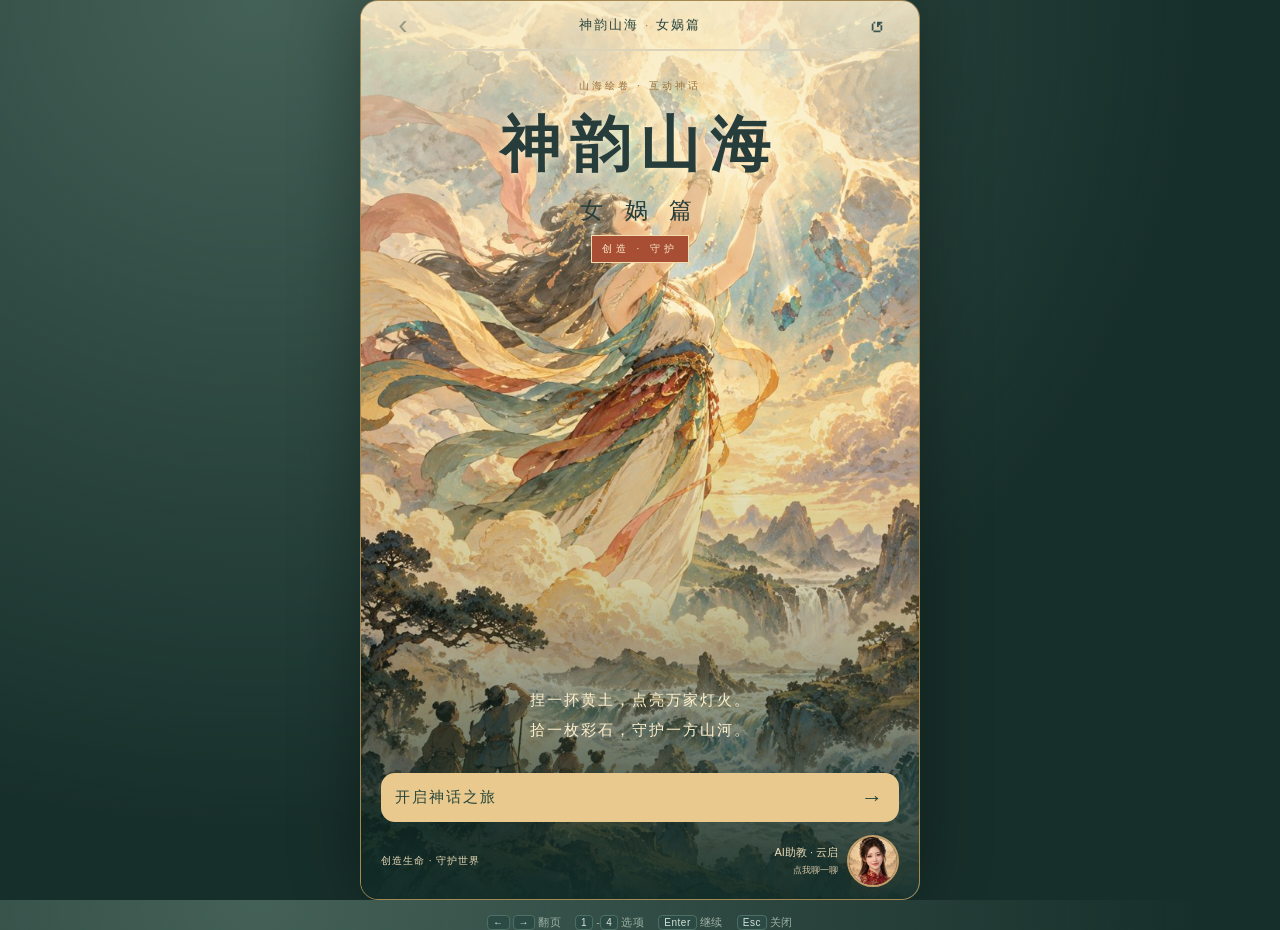
<file: web/index.html>
<!doctype html><html lang="zh-CN"><head><meta charset="UTF-8"><meta name="viewport" content="width=device-width,initial-scale=1,viewport-fit=cover"><meta name="theme-color" content="#284d47"><link rel="icon" href="data:,"><title>神韵山海 · 女娲篇</title><link rel="stylesheet" href="style.css"><link rel="stylesheet" href="desktop.css"></head><body><main id="app"></main><script src="../miniprogram/lib/story.js"></script><script src="../miniprogram/lib/exhibits.js"></script><script src="../miniprogram/lib/engine.js"></script><script src="template.js"></script><script src="runtime.js"></script><script src="../miniprogram/pages/index/index.js"></script><script src="desktop.js"></script></body></html>
</file>
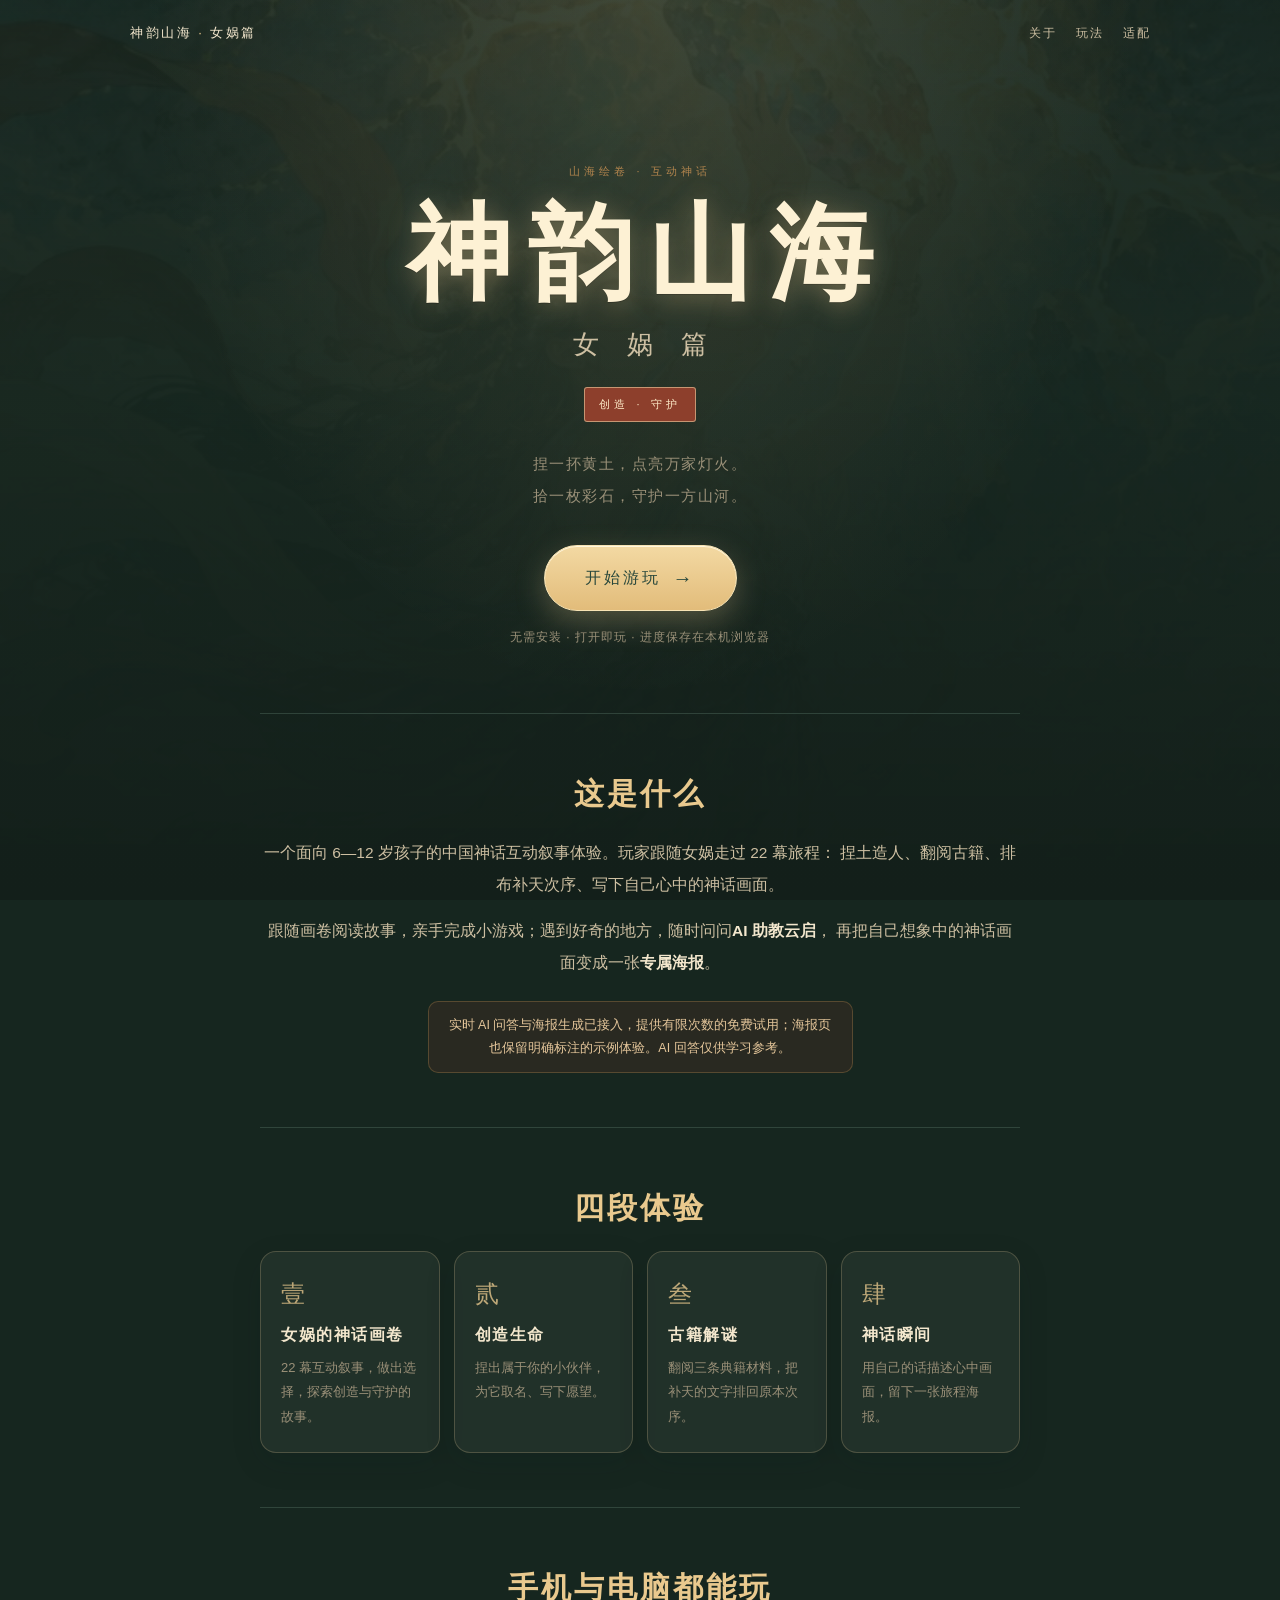
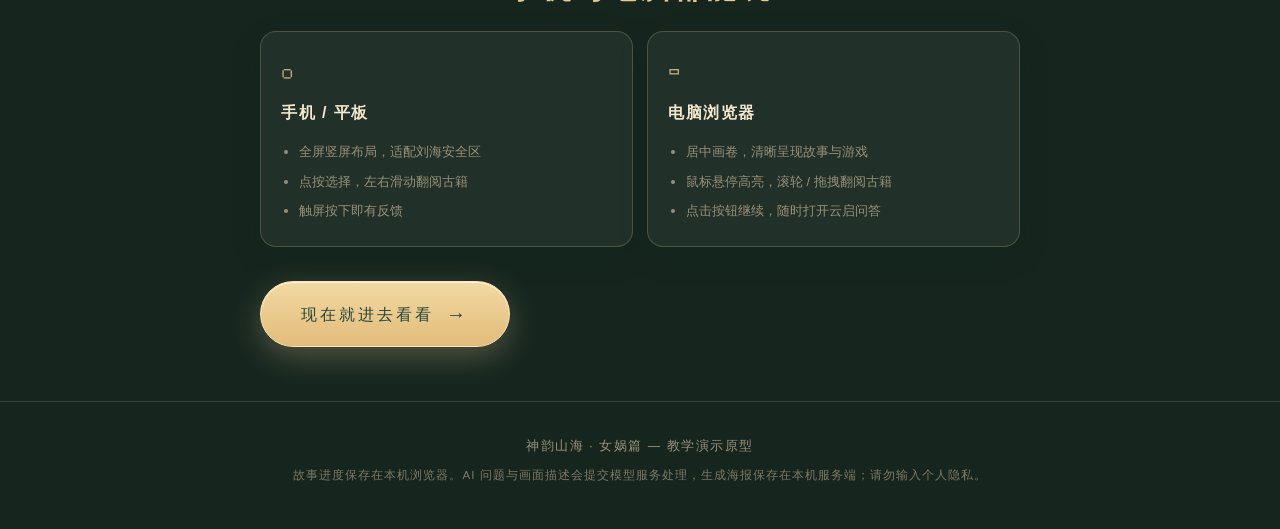
<file: landing.html>
<!doctype html>
<html lang="zh-CN">

<head>
  <meta charset="UTF-8">
  <meta name="viewport" content="width=device-width,initial-scale=1,viewport-fit=cover">
  <meta name="theme-color" content="#1d3530">
  <meta name="description" content="神韵山海·女娲篇 —— 一个面向儿童的中国神话互动叙事 demo，手机与电脑都可游玩。">
  <title>神韵山海 · 女娲篇 | 互动神话体验</title>
  <link rel="stylesheet" href="home.css">
</head>

<body>
  <div class="bg-art" aria-hidden="true"></div>
  <div class="veil" aria-hidden="true"></div>

  <header class="topbar">
    <span class="brand">神韵山海 <span class="brand-dot">·</span> 女娲篇</span>
    <nav class="nav">
      <a href="#about">关于</a>
      <a href="#play">玩法</a>
      <a href="#devices">适配</a>
    </nav>
  </header>

  <main>
    <section class="hero">
      <p class="eyebrow">山海绘卷 · 互动神话</p>
      <h1 class="cover-title">神韵山海</h1>
      <p class="cover-sub">女 娲 篇</p>
      <span class="seal">创造 · 守护</span>
      <p class="cover-caption">捏一抔黄土，点亮万家灯火。<br>拾一枚彩石，守护一方山河。</p>

      <div class="cta">
        <a class="btn-primary" href="/play">开始游玩 <span class="arrow">→</span></a>
        <p class="cta-note">无需安装 · 打开即玩 · 进度保存在本机浏览器</p>
      </div>
    </section>

    <section id="about" class="panel">
      <h2 class="panel-title">这是什么</h2>
      <p class="panel-text">
        一个面向 6—12 岁孩子的中国神话互动叙事体验。玩家跟随女娲走过 22 幕旅程：
        捏土造人、翻阅古籍、排布补天次序、写下自己心中的神话画面。
      </p>
      <p class="panel-text">
        跟随画卷阅读故事，亲手完成小游戏；遇到好奇的地方，随时问问<strong>AI 助教云启</strong>，
        再把自己想象中的神话画面变成一张<strong>专属海报</strong>。
      </p>
      <p class="demo-tag">实时 AI 问答与海报生成已接入，提供有限次数的免费试用；海报页也保留明确标注的示例体验。AI 回答仅供学习参考。</p>
    </section>

    <section id="play" class="panel">
      <h2 class="panel-title">四段体验</h2>
      <div class="cards">
        <article class="card">
          <span class="card-num">壹</span>
          <h3>女娲的神话画卷</h3>
          <p>22 幕互动叙事，做出选择，探索创造与守护的故事。</p>
        </article>
        <article class="card">
          <span class="card-num">贰</span>
          <h3>创造生命</h3>
          <p>捏出属于你的小伙伴，为它取名、写下愿望。</p>
        </article>
        <article class="card">
          <span class="card-num">叁</span>
          <h3>古籍解谜</h3>
          <p>翻阅三条典籍材料，把补天的文字排回原本次序。</p>
        </article>
        <article class="card">
          <span class="card-num">肆</span>
          <h3>神话瞬间</h3>
          <p>用自己的话描述心中画面，留下一张旅程海报。</p>
        </article>
      </div>
    </section>

    <section id="devices" class="panel">
      <h2 class="panel-title">手机与电脑都能玩</h2>
      <div class="devices">
        <div class="device">
          <span class="device-icon">▢</span>
          <h3>手机 / 平板</h3>
          <ul>
            <li>全屏竖屏布局，适配刘海安全区</li>
            <li>点按选择，左右滑动翻阅古籍</li>
            <li>触屏按下即有反馈</li>
          </ul>
        </div>
        <div class="device">
          <span class="device-icon">▭</span>
          <h3>电脑浏览器</h3>
          <ul>
            <li>居中画卷，清晰呈现故事与游戏</li>
            <li>鼠标悬停高亮，滚轮 / 拖拽翻阅古籍</li>
            <li>点击按钮继续，随时打开云启问答</li>
          </ul>
        </div>
      </div>
      <div class="cta">
        <a class="btn-primary" href="/play">现在就进去看看 <span class="arrow">→</span></a>
      </div>
    </section>
  </main>

  <footer class="footer">
    <p>神韵山海 · 女娲篇 — 教学演示原型</p>
    <p class="footer-sub">故事进度保存在本机浏览器。AI 问题与画面描述会提交模型服务处理，生成海报保存在本机服务端；请勿输入个人隐私。</p>
  </footer>
</body>

</html>
</file>
<file: web/style.css>
body{height:100%;background:#f4ead7;color:#263d3b;font-family:-apple-system,BlinkMacSystemFont,"PingFang SC","Microsoft YaHei",sans-serif}button{font-size:14px;border-radius:12px;margin:0;padding:0 14px;line-height:1.5;min-height:44px;display:flex;align-items:center;justify-content:center;box-sizing:border-box}button::after{border:0}button[disabled]{opacity:.42;color:inherit}view,text,div{box-sizing:border-box}.screen{height:100vh;position:relative;overflow:hidden;display:flex;flex-direction:column;padding:0 20px;padding-bottom:env(safe-area-inset-bottom);background:#f6eddb}.backdrop,.veil{position:absolute;inset:0;width:100%;height:100%;pointer-events:none}.backdrop{opacity:.09}.veil{background:linear-gradient(180deg,rgba(247,238,220,.35),#f6eddb 80%)}.topbar{display:flex;align-items:center;justify-content:space-between;height:48px;flex-shrink:0;position:relative}.icon-button{background:transparent;width:44px;height:44px;font-size:28px;padding:0;color:#395750}.brand{font-size:13px;letter-spacing:2px}.brand-dot{color:#b1844d}.progress{height:2px;background:#ddd2ba;position:relative;flex-shrink:0}.progress>view{height:100%;background:#ac7844;transition:width .3s}.content{position:relative;flex:1;min-height:0;display:flex;flex-direction:column}.heading{padding:19px 0 12px;flex-shrink:0}.eyebrow{color:#98733f;letter-spacing:3px;font-size:10px}.counter{float:right;letter-spacing:1px;color:#7b8378}.title{font-family:"Songti SC","SimSun",serif;font-weight:600;font-size:25px;letter-spacing:2px;line-height:1.35;margin-top:8px}.reading{height:0;flex:1;min-height:0}.scene-art{height:175px;position:relative;overflow:hidden;border-radius:48% 48% 14px 14px;background:#d9d5bc;margin:0 0 14px;border:1px solid #dbcaa9}.art{width:100%;height:100%;object-position:50% 25%}.art-note{position:absolute;bottom:0;left:0;width:100%;text-align:center;font-size:10px;letter-spacing:1px;padding:8px;background:linear-gradient(transparent,rgba(25,45,40,.8));color:#fff8e8}.narrator{font-size:14px;line-height:1.9;letter-spacing:.5px;margin:5px 0 10px}.age-hint{font-size:11px;line-height:1.65;color:#8b826e;margin-bottom:13px}.choices{display:flex;flex-direction:column;gap:9px}.choice{position:relative;background:rgba(255,253,245,.72);border:1px solid #d8c8a8;min-height:55px;justify-content:flex-start;padding:10px 16px;color:#364c45;text-align:left}.choice.selected{border-color:#3d6c61;background:#e0e8dc;box-shadow:inset 3px 0 #3d6c61}.choice-label{font-weight:600;font-size:14px}.choice-sub{font-size:11px;color:#8b826c;margin-left:auto;padding-left:8px}.tick{color:#456e56;margin-left:10px}.compact{flex-direction:row;gap:7px}.compact .choice{flex:1;flex-direction:column;padding:10px 4px;justify-content:center}.compact .choice-sub{padding:4px 0 0;margin:0}.compact .tick{position:absolute;right:4px;top:2px;font-size:10px}.feedback{background:#e4e9db;border-left:3px solid #709783;padding:12px 14px;font-size:13px;line-height:1.8;margin:12px 0;border-radius:0 8px 8px 0}.bottom{position:relative;flex-shrink:0;padding-top:10px}.primary{background:#284d47;color:#fff7df;width:100%;height:49px;font-size:15px;letter-spacing:2px;box-shadow:0 4px 12px #203d3622}.primary span{margin-left:auto;font-size:22px}.primary[disabled]{background:#c9c9b9;color:#667166;opacity:.7}.bottom-line{display:flex;align-items:center;justify-content:space-between;height:77px}.saved{font-size:10px;color:#918671;letter-spacing:1px}.tutor-entry{background:none;display:flex;gap:9px;text-align:right;padding:0;min-height:58px;color:#5b4b39;font-size:11px}.tutor-entry img{width:52px;height:52px;border:2px solid #c49e68;border-radius:50%;box-shadow:0 3px 10px #483b2633}.tutor-caption{display:block;font-size:9px;color:#918671;margin-top:3px}.notice{padding:8px;color:#934f33;font-size:12px;background:#f7dfc5;border-radius:8px;margin-bottom:6px}.cover .backdrop{opacity:1}.cover .veil{background:linear-gradient(180deg,rgba(249,237,202,.9),rgba(247,232,196,.05) 40%,rgba(30,52,45,.2) 65%,rgba(18,45,40,.96))}.cover .topbar{color:#2a453d}.cover .bottom-line,.cover .tutor-entry,.cover .saved{color:#ebdbb7}.cover .tutor-caption{color:#d9c7a6}.cover .primary{background:#e9c98e;color:#28473b}.cover-content{position:relative;flex:1;min-height:0;text-align:center;padding-top:28px}.cover-title{font-size:53px;font-family:"STKaiti","KaiTi","Songti SC",serif;letter-spacing:8px;font-weight:700;margin-top:12px;text-shadow:0 2px 10px #fff2ce}.cover-sub{font-family:serif;font-size:21px;letter-spacing:8px;margin:9px 0}.seal{display:inline-block;background:#a74e35;color:#ffecc9;border:1px solid #f7dcab;padding:6px 10px;font-size:10px;letter-spacing:4px}.cover-caption{position:absolute;bottom:18px;width:100%;font-size:14px;line-height:2;color:#fff0cd;letter-spacing:2px}.has-child{background:radial-gradient(ellipse,#fff6d9,#e8dec1);height:230px;border-radius:14px}.child{height:100%;width:165px;position:relative;margin:0 auto}.child img{position:absolute;inset:0;width:100%;height:100%}.child-body{clip-path:inset(43% 0 0 0)}.child-head{clip-path:inset(0 0 57% 0);transform-origin:50% 40%}.child.oval .child-head{transform:scaleX(.86)}.child.square .child-head{transform:scaleX(1.12) scaleY(.94)}.child.red .child-body{filter:hue-rotate(325deg) saturate(1.35)}.child.blue .child-body{filter:hue-rotate(150deg) saturate(.85)}.input,.description{display:block;box-sizing:border-box;background:#fffcf3;border:1px solid #d5c4a3;border-radius:10px;padding:13px;width:100%;font-size:14px;min-height:46px}.description{height:112px;line-height:1.7}.char-count{text-align:right;font-size:10px;color:#918671;margin:5px}.badge{border:1px solid #bc985c;color:#8f6836;border-radius:30px;padding:8px 15px;margin:12px auto;text-align:center;font-size:13px;width:fit-content}.badges{display:flex;gap:9px;justify-content:center;margin:15px 0}.badges span{padding:8px;border:1px solid #c3a579;border-radius:30px;font-size:11px;color:#8f6836}.text-button{color:#59776b;background:transparent;font-size:12px;text-decoration:underline}.secondary{background:#e8ddc5;border:1px solid #cbb58b;color:#4a604c;width:100%;margin:10px 0}.books{height:345px;margin:10px -10px}.book{position:relative;height:315px;margin:0 6px;padding:20px;background:linear-gradient(90deg,#e8d4ad,#fff5db 8%,#f6e5c6 90%,#dcc49b);border:1px solid #c9ad7b;border-radius:7px;box-shadow:0 5px 8px #63533317}.book-guide{font-size:12px;color:#936f41;text-align:center;margin-top:16px}.book-number{font-size:10px;color:#997644;letter-spacing:1px}.book-number span{float:right}.book-title{font-family:serif;font-size:21px;margin:15px 0 5px;color:#554529}.source{font-size:11px;color:#94856e}.quote{font-family:serif;line-height:1.8;font-size:18px;margin:15px 0;color:#5c482b}.meaning{font-size:12px;line-height:1.8;color:#78684e}.book-decoration{font-family:serif;font-size:74px;text-align:center;color:#c1a37666;margin:15px}.book-toggle{position:absolute;bottom:10px;left:20px;right:20px;background:transparent;color:#8c6235;font-size:12px}.footnote{font-size:11px;color:#94856e;line-height:1.8;margin:12px 0}.slots{display:flex;flex-direction:column;gap:7px;margin:12px 0}.slot{justify-content:flex-start;border:1px dashed #c5b48d;background:#eee5d1;color:#aa9a7f;font-size:12px;gap:10px;padding:8px 10px}.slot.filled{background:#e2e7da;color:#3c5a48;border-style:solid}.slot-number{border-radius:5px;background:#55756a;color:white;padding:2px 7px}.remove{margin-left:auto;color:#7d8c78}.task-bank{display:grid;grid-template-columns:1fr 1fr;gap:7px}.task{font-size:12px;min-height:58px;background:#fff9eb;border:1px solid #d5c19b;color:#66543b;padding:8px}.row{display:flex;justify-content:space-between}.demo-note{font-size:11px;color:#94673a;background:#eee1c8;padding:10px 12px;border-radius:8px;line-height:1.8;margin:10px 0}.poster{width:100%;height:350px;border-radius:12px}.end-poster{width:100%;height:210px}.comic-grid{display:grid;grid-template-columns:1fr 1fr;gap:8px;margin:10px 0}.comic-grid>view{background:#e9dcc2;padding:19px;text-align:center;border:1px solid #c5ad84;font-family:serif}.overlay{position:absolute;inset:0;background:#142b2766;z-index:10;display:flex;align-items:flex-end}.chat-panel{width:100%;background:#faf2e1;border-radius:26px 26px 0 0;padding:22px 24px;padding-bottom:calc(24px + env(safe-area-inset-bottom));box-shadow:0 -10px 50px #213d4033}.chat-header{display:flex;gap:12px;align-items:center}.chat-header img{width:65px;height:65px;border-radius:50%;border:2px solid #c4a16b}.chat-header .icon-button{margin-left:auto}.chat-name{font-family:serif;font-size:24px;margin-bottom:5px}.question{margin:22px 0 14px auto;width:120px;background:#315c4f;color:white}.answer{padding:16px;background:white;border-radius:0 14px 14px 14px;font-size:15px;line-height:1.9;margin-bottom:26px}.chat-empty{font-size:13px;color:#958872;text-align:center;padding:20px 0 45px}.scroll-bottom{height:12px}.shaking{animation:shake .4s}@keyframes shake{25%{transform:translateX(-5px)}75%{transform:translateX(5px)}}@media(max-height:690px){.scene-art{height:125px}.has-child{height:180px}.heading{padding-top:12px}.title{font-size:22px}.bottom-line{height:67px}.narrator{font-size:13px}.cover-title{font-size:45px}}@media(prefers-reduced-motion:reduce){.shaking{animation:none!important}.progress>view{transition:none!important}}
.compact{display:grid;grid-template-columns:repeat(3,1fr);gap:7px}.compact .choice{min-height:68px}.shape-icon{width:23px;height:23px;border:2px solid #a87f50;background:#e7caa1;border-radius:50%;margin-bottom:5px}.shape-icon.oval{width:17px}.shape-icon.square{border-radius:7px}.shape-icon.triangle{border-radius:0;clip-path:polygon(50% 0,100% 100%,0 100%)}.shape-icon.box{border-radius:0}.shape-icon.trapezoid{border-radius:0;clip-path:polygon(22% 0,78% 0,100% 100%,0 100%)}.color-swatch{width:22px;height:22px;border:1px solid #0002;border-radius:50%;margin-bottom:5px}.child.triangle .child-head{clip-path:polygon(50% 5%,93% 43%,7% 43%)}.child.box .child-head{clip-path:inset(7% 15% 57% 15%);transform:scaleX(1.08)}.child.trapezoid .child-head{clip-path:polygon(30% 8%,70% 8%,94% 43%,6% 43%)}.child.moon .child-body{filter:saturate(.15) brightness(1.3)}.child.bamboo .child-body{filter:hue-rotate(45deg) saturate(.6)}.child.azurite .child-body{filter:hue-rotate(150deg) saturate(1.5) brightness(.8)}.child.lotus .child-body{filter:hue-rotate(260deg) saturate(.5) brightness(1.1)}.child.violet .child-body{filter:hue-rotate(225deg) saturate(.7) brightness(.8)}.child.ochre .child-body{filter:sepia(.5) saturate(.8) brightness(.8)}.scene-art .mini-child{position:absolute;width:68px;height:105px;bottom:15px;right:14px;filter:drop-shadow(0 3px 3px #30322055)}.scene-art.crisis{border-color:#596365}.scene-art.crisis .art{filter:brightness(.83)}.book-nav{display:flex;justify-content:space-between;align-items:center;margin-top:-17px;font-size:11px;color:#997644}.map-toolbar{display:flex;gap:9px;align-items:center;font-size:11px;color:#7b704f;margin-bottom:8px}.map-toolbar>text:first-child{margin-right:auto}.zoom{width:44px;min-height:44px;background:#e2d5b9;color:#526d59;font-size:21px;padding:0}.map-viewport{width:100%;height:280px;border:1px solid #c7ac78;border-radius:12px;overflow:hidden;background:#dfddc5}.map-world{position:relative;min-height:260px}.map-image{position:absolute;inset:0;width:100%;height:100%}.map-marker{position:absolute;transform:translate(-50%,-50%);width:44px;height:44px;min-height:44px;padding:0;background:radial-gradient(circle,#fff2cf 0,#fff2cf 12px,transparent 13px);font-size:10px;font-weight:bold;color:#695439;text-shadow:0 0 4px white;z-index:2}.map-marker.seen{color:#fff;background:radial-gradient(circle,#3d7562 0,#3d7562 12px,transparent 13px);text-shadow:none}.cloud-drift{position:absolute;top:8%;left:35%;width:30%;height:20%;background:radial-gradient(ellipse,#fff9,transparent 70%);animation:cloud-drift 7s ease-in-out infinite;pointer-events:none}.water-glow{position:absolute;left:14%;top:67%;width:54%;height:11%;background:linear-gradient(100deg,transparent,#fff4,transparent);animation:water-glow 3.5s ease-in-out infinite;pointer-events:none}.map-caption{text-align:center;font-size:10px;color:#948267;margin:9px 0}.exhibit-tags{display:flex;flex-wrap:wrap;gap:6px}.exhibit-tag{min-height:44px;border:1px solid #d4c39e;background:#fbf3df;color:#776142;font-size:11px;padding:5px 10px}.exhibit-tag.seen{background:#dfe8d8;border-color:#8ba18a;color:#456a52}.exhibit-overlay{align-items:center;justify-content:center;padding:18px;z-index:11}.exhibit-panel{background:#fbf1db;border:1px solid #c4a36b;border-radius:18px;padding:20px;width:100%;max-height:88%;overflow-y:auto;box-shadow:0 15px 50px #152b2744}.exhibit-header{display:flex;align-items:center;justify-content:space-between}.exhibit-header .title{font-size:23px}.magnifier{position:relative;overflow:hidden;width:152px;height:152px;margin:18px auto 20px;border:4px solid #af9260;border-radius:50%;box-shadow:0 0 0 4px #e4cf9d,5px 10px 14px #5e4d3428}.lens-image{position:absolute;width:900px;height:600px;max-width:none}.exhibit-panel .quote{font-size:18px;margin:8px 0;line-height:1.7}.exhibit-panel .meaning{font-size:14px;margin:12px 0;line-height:1.8}.exhibit-note{font-size:10px;color:#988569;line-height:1.8}.exhibit-panel .secondary{margin-bottom:0}@keyframes cloud-drift{0%,100%{transform:translateX(-12px);opacity:.6}50%{transform:translateX(20px);opacity:1}}@keyframes water-glow{0%,100%{opacity:.25}50%{opacity:.8}}@media(prefers-reduced-motion:reduce){.cloud-drift,.water-glow{animation:none}}@media(max-height:650px){.magnifier{width:120px;height:120px;margin:10px auto}.exhibit-panel{padding:15px}}
.head-sprite{position:absolute;left:16.7%;top:4%;width:66.7%;height:46%;overflow:hidden}.child .head-sheet{position:absolute;width:300%;height:200%;max-width:none}.shape-icon.triangle{clip-path:polygon(0 0,100% 0,50% 100%)}

*{box-sizing:border-box}body{margin:0;background:#1d3530;display:flex;align-items:center;justify-content:center;min-height:100dvh}button,input,textarea{font-family:inherit;border:0;cursor:pointer}button:disabled{cursor:default}button{appearance:none}#app{width:100%;max-width:430px;height:100dvh;box-shadow:0 0 70px #0005}.screen{height:100%;}.reading{overflow-y:auto;overscroll-behavior:contain;scrollbar-width:none}.books{display:flex;overflow-x:auto;scroll-snap-type:x mandatory;scrollbar-width:none;padding-bottom:24px}.swiper-item{min-width:94%;scroll-snap-align:center}.book{height:315px}.child img{position:absolute;inset:0;width:100%;height:100%;object-fit:contain}.backdrop{object-fit:cover}.art{object-fit:cover}.tutor-entry img,.chat-header img{object-fit:cover}.poster,.end-poster{object-fit:contain}.input{height:48px}.description{resize:none}.choice{font-family:inherit}.title,.cover-title{font-family:KaiTi,STKaiti,SimSun,serif}.overlay{position:absolute}.book-toggle{width:calc(100% - 40px)}.footnote{font-size:11px}.topbar .brand-dot{color:#b1844d}@media(min-width:600px){#app{height:min(900px,100dvh);border:1px solid #a58952;overflow:hidden;border-radius:18px}.screen{height:100%}}
.map-viewport{overflow:auto;touch-action:none;cursor:grab}.map-viewport:active{cursor:grabbing}.map-world{min-width:100%}.lens-image{object-fit:fill}.exhibit-header .icon-button{flex-shrink:0}.map-toolbar>span:first-child{margin-right:auto}
</file>
<file: web/desktop.css>
/* 桌面端适配层：鼠标悬停、键盘焦点、宽屏布局、滚动条。
   仅在 web 版加载，不影响微信小程序原生样式。 */

/* ---- 键盘可达性：焦点环 ---- */
button:focus-visible,
.choice:focus-visible,
.task:focus-visible,
.slot:focus-visible,
.text-button:focus-visible,
.tutor-entry:focus-visible,
.book-toggle:focus-visible,
input:focus-visible,
textarea:focus-visible {
  outline: 2px solid #8a6a34;
  outline-offset: 2px;
  border-radius: 10px;
}

/* ---- 触屏兜底：按下即有反馈 ---- */
@media (hover: none) {
  .choice:active,
  .task:active,
  .slot:active {
    background: #efe6d0;
  }
  .primary:active:not([disabled]) {
    transform: scale(.99);
  }
}

/* ---- 宽屏：更大的画布与字号 ---- */
@media (min-width: 600px) {
  #app {
    max-width: 470px;
  }
  .reading {
    scrollbar-width: thin;
    scrollbar-color: #c4b494 transparent;
  }
  .reading::-webkit-scrollbar {
    width: 8px;
  }
  .reading::-webkit-scrollbar-track {
    background: transparent;
  }
  .reading::-webkit-scrollbar-thumb {
    background: #c4b494;
    border-radius: 4px;
    border: 2px solid #f6eddb;
  }
  .reading::-webkit-scrollbar-thumb:hover {
    background: #a9916a;
  }
  .books {
    scrollbar-width: thin;
    scrollbar-color: #c4b494 transparent;
    cursor: grab;
  }
  .books.dragging {
    cursor: grabbing;
    scroll-snap-type: none;
    user-select: none;
  }
  .books::-webkit-scrollbar {
    height: 8px;
  }
  .books::-webkit-scrollbar-thumb {
    background: #c4b494;
    border-radius: 4px;
  }
}

@media (min-width: 900px) {
  #app {
    max-width: 520px;
  }
  .cover-title {
    font-size: 60px;
    letter-spacing: 10px;
  }
  .cover-sub {
    font-size: 23px;
  }
  .cover-caption {
    font-size: 15px;
  }
  .title {
    font-size: 28px;
  }
  .narrator {
    font-size: 15px;
    line-height: 2;
  }
  .scene-art {
    height: 205px;
  }
  .choice {
    min-height: 58px;
  }
  .choices {
    gap: 10px;
  }
  .task-bank {
    gap: 9px;
  }
  .task {
    min-height: 62px;
    font-size: 13px;
  }
  .books {
    height: 368px;
  }
  .book {
    height: 334px;
  }
  .quote {
    font-size: 19px;
  }
  .meaning {
    font-size: 13px;
  }
  .poster {
    height: 400px;
  }
  .end-poster {
    height: 240px;
  }
}

@media (min-width: 1200px) {
  #app {
    max-width: 560px;
  }
}

/* ---- 指针设备：悬停反馈 ---- */
@media (hover: hover) and (pointer: fine) {
  .choice,
  .task,
  .slot,
  .primary,
  .secondary,
  .icon-button,
  .text-button,
  .question,
  .book-toggle,
  .tutor-entry {
    transition: background-color .16s ease, border-color .16s ease,
      color .16s ease, transform .16s ease, box-shadow .16s ease;
  }
  .choice:hover:not(.selected) {
    border-color: #ab8c58;
    background: #fffaeb;
    transform: translateX(3px);
  }
  .choice:hover:not(.selected) .choice-label {
    color: #22403a;
  }
  .choice.selected:hover {
    border-color: #2f5b50;
    background: #d7e2d2;
  }
  .primary:hover:not([disabled]) {
    background: #31605a;
    box-shadow: 0 7px 20px #203d3640;
  }
  .primary:active:not([disabled]) {
    transform: translateY(1px);
    box-shadow: 0 3px 10px #203d3633;
  }
  .cover .primary:hover:not([disabled]) {
    background: #f2d9a4;
  }
  .secondary:hover:not([disabled]) {
    background: #f1e7d2;
    border-color: #bda374;
  }
  .icon-button:hover:not([disabled]) {
    background: #d9ceaf;
    color: #22403a;
    border-radius: 50%;
  }
  .cover .icon-button:hover:not([disabled]) {
    background: #ffffff2b;
    color: #fff4d6;
  }
  .icon-button:active:not([disabled]) {
    transform: scale(.94);
  }
  .task:hover:not([disabled]) {
    border-color: #a98a51;
    background: #fff4d8;
    transform: translateY(-2px);
    box-shadow: 0 4px 10px #6a5a3320;
  }
  .task[disabled] {
    cursor: not-allowed;
    opacity: .45;
  }
  .slot:hover {
    border-color: #8ea893;
    background: #e5eadf;
    color: #3c5a48;
  }
  .text-button:hover {
    color: #2c5347;
    background: #00000008;
  }
  .book-toggle:hover {
    color: #6a4520;
  }
  .question:hover {
    background: #3c6f5f;
  }
  .tutor-entry:hover img {
    transform: scale(1.07);
    box-shadow: 0 6px 18px #483b2644;
  }
  .tutor-entry:hover .tutor-caption {
    color: #6b5840;
  }
  .scene-art:hover .art-note {
    background: linear-gradient(transparent, rgba(20, 40, 35, .93));
  }
  .scene-art {
    cursor: pointer;
  }
  #app .overlay {
    cursor: pointer;
  }
  #app .chat-panel {
    cursor: default;
  }
}

/* ---- 键盘提示条 ---- */
.key-hints {
  display: none;
  position: absolute;
  left: 50%;
  transform: translateX(-50%);
  bottom: -30px;
  gap: 14px;
  font-size: 11px;
  color: #9db0a5;
  letter-spacing: .5px;
  white-space: nowrap;
  pointer-events: none;
}
.key-hints kbd {
  display: inline-block;
  min-width: 18px;
  padding: 1px 5px;
  margin-right: 3px;
  font-family: inherit;
  font-size: 10px;
  color: #d6e2d8;
  background: #2b4a43;
  border: 1px solid #4d6f66;
  border-radius: 4px;
  text-align: center;
}
@media (min-width: 900px) and (hover: hover) and (pointer: fine) {
  .key-hints {
    display: flex;
  }
}

/* ---- 减少动态效果 ---- */
@media (prefers-reduced-motion: reduce) {
  .choice,
  .task,
  .slot,
  .primary,
  .secondary,
  .icon-button,
  .text-button,
  .question,
  .book-toggle,
  .tutor-entry,
  .tutor-entry img {
    transition: none !important;
  }
  .choice:hover:not(.selected),
  .task:hover:not([disabled]),
  .icon-button:active:not([disabled]) {
    transform: none !important;
  }
}

/* ---- 轻提示 ---- */
.dsk-toast {
  position: fixed;
  left: 50%;
  bottom: 76px;
  transform: translate(-50%, 14px);
  max-width: min(84vw, 420px);
  padding: 11px 20px;
  font-size: 13px;
  line-height: 1.6;
  letter-spacing: .5px;
  color: #fff6e2;
  background: rgba(30, 54, 47, .93);
  border: 1px solid #4d6f66;
  border-radius: 22px;
  box-shadow: 0 8px 26px rgba(18, 34, 30, .32);
  text-align: center;
  opacity: 0;
  pointer-events: none;
  transition: opacity .22s ease, transform .22s ease;
  z-index: 60;
}
.dsk-toast.show {
  opacity: 1;
  transform: translate(-50%, 0);
}

/* ---- 确认弹窗 ---- */
.dsk-modal-mask {
  position: fixed;
  inset: 0;
  display: flex;
  align-items: center;
  justify-content: center;
  padding: 24px;
  background: rgba(18, 40, 35, .46);
  z-index: 70;
  animation: dsk-fade .18s ease;
}
.dsk-modal {
  width: min(100%, 340px);
  background: #fbf3e3;
  border: 1px solid #cdb68b;
  border-radius: 16px;
  box-shadow: 0 18px 54px rgba(16, 32, 28, .34);
  overflow: hidden;
  animation: dsk-pop .2s cubic-bezier(.2, .9, .3, 1.2);
}
.dsk-modal-title {
  padding: 20px 22px 6px;
  font-size: 16px;
  font-weight: 600;
  letter-spacing: 1px;
  color: #2c463f;
  text-align: center;
}
.dsk-modal-body {
  padding: 4px 22px 18px;
  font-size: 13px;
  line-height: 1.85;
  color: #6d6450;
  text-align: center;
}
.dsk-modal-actions {
  display: flex;
  border-top: 1px solid #e2d5b9;
}
.dsk-btn {
  flex: 1;
  min-height: 46px;
  padding: 12px;
  font-size: 14px;
  font-family: inherit;
  letter-spacing: 1px;
  background: transparent;
  border: 0;
  border-radius: 0;
  cursor: pointer;
}
.dsk-btn + .dsk-btn {
  border-left: 1px solid #e2d5b9;
}
.dsk-btn-ghost {
  color: #7d7360;
}
.dsk-btn-solid {
  color: #fff7df;
  background: #2f5b50;
  font-weight: 600;
}
.dsk-btn-solid:hover {
  background: #386a5e;
}
.dsk-btn-ghost:hover {
  background: #f0e6d2;
}
.dsk-btn:focus-visible {
  outline: 2px solid #8a6a34;
  outline-offset: -3px;
}
@keyframes dsk-fade {
  from { opacity: 0; }
}
@keyframes dsk-pop {
  from { opacity: 0; transform: scale(.94) translateY(8px); }
}
@media (prefers-reduced-motion: reduce) {
  .dsk-toast, .dsk-modal-mask, .dsk-modal { animation: none !important; transition: none !important; }
}

/* ---- 修正：封面题词绝对定位缺少左锚点，窄屏下溢出导致横向滚动 ---- */
.cover-caption {
  left: 0;
  width: 100%;
}
html, body {
  overflow-x: hidden;
}

/* A quiet paper surface, with consistent controls throughout the journey. */
body { background: radial-gradient(ellipse at 20% 0%, #446157, transparent 65%), #172f2a; }
.screen:not(.cover) { background: linear-gradient(145deg, #fff8e9, #f2e6ce); }
.heading { border-bottom: 1px solid #b99b6233; margin-bottom: 12px; }
.narrator { color: #334e43; }
.choice { border-radius: 14px; box-shadow: 0 3px 12px #5c482508; }
.choice.selected { background: #e2ebdc; box-shadow: inset 3px 0 #3d6c61, 0 4px 14px #284d4710; }
.primary { border-radius: 14px; }
.scene-art { box-shadow: 0 8px 24px #53452a15; }
.badge { background: #fff8e6; }
.input:focus, .description:focus { outline: 2px solid #6e8d76; outline-offset: 2px; }
.books { height: auto; margin: 12px 0 0; padding: 0 0 12px; scroll-snap-type: x mandatory; overflow-y: hidden; }
.swiper-item { flex: 0 0 100%; min-width: 0; scroll-snap-align: start; }
.book { height: auto; min-height: 335px; margin: 0 4px; padding: 22px 22px 16px; border-radius: 12px; display: flex; flex-direction: column; }
.book-title { font-size: clamp(19px, 5vw, 24px); line-height: 1.5; }
.book-decoration { flex: 1; margin: 12px 0; }
.book-toggle { position: static; width: 100%; margin-top: auto; flex-shrink: 0; min-height: 46px; border: 1px solid #c9ad7b; background: #fff8e780; border-radius: 8px; }
.meaning { margin-bottom: 18px; }
.book-navigation { display: flex; align-items: center; justify-content: space-between; gap: 8px; margin-bottom: 12px; }
.book-navigation button { min-height: 44px; background: #eee2c9; color: #4b604b; border: 1px solid #d6c39c; font-size: 12px; padding: 0 12px; }
.book-navigation span { font-size: 12px; color: #79623e; white-space: nowrap; }
.book-navigation button:disabled { opacity: .4; }
.book-guide { line-height: 1.8; padding: 9px; background: #eadbc140; border-radius: 8px; }
.chat-panel { max-height: 90%; overflow-y: auto; }
@media (max-width: 360px) { .screen { padding-left: 14px; padding-right: 14px; } .brand { letter-spacing: 1px; } .book { padding: 18px 16px 14px; } .book-navigation button { padding: 0 8px; } }
</file>
<file: home.css>
/* 主页样式：手机与电脑自适应 */
:root {
  --ink: #f3e7cd;
  --ink-soft: #cdbfa2;
  --ink-dim: #9a9078;
  --deep: #1d3530;
  --gold: #e9c98e;
  --gold-deep: #b1844d;
  --line: #4a6459;
}

* { box-sizing: border-box; }

html { scroll-behavior: smooth; }

body {
  margin: 0;
  min-height: 100vh;
  background: #16261f;
  color: var(--ink);
  font-family: -apple-system, BlinkMacSystemFont, "PingFang SC", "Microsoft YaHei", sans-serif;
  line-height: 1.7;
  -webkit-font-smoothing: antialiased;
  overflow-x: hidden;
}

/* ---------- 背景 ---------- */
.bg-art {
  position: fixed;
  inset: 0;
  background: url("/home-art.jpg") center 22% / cover no-repeat;
  opacity: .16;
  z-index: 0;
}
.veil {
  position: fixed;
  inset: 0;
  background:
    radial-gradient(ellipse at 50% 0%, rgba(233, 201, 142, .14), transparent 55%),
    linear-gradient(180deg, rgba(22, 38, 31, .62) 0%, rgba(22, 38, 31, .88) 45%, #131f1a 100%);
  z-index: 1;
}

.topbar, main, .footer { position: relative; z-index: 2; }

/* ---------- 顶栏 ---------- */
.topbar {
  display: flex;
  align-items: center;
  justify-content: space-between;
  gap: 12px;
  padding: 18px 22px;
  max-width: 1080px;
  margin: 0 auto;
}
.brand {
  font-size: 13px;
  letter-spacing: 2.5px;
  color: var(--ink);
}
.brand-dot { color: var(--gold); }
.nav { display: flex; gap: 20px; }
.nav a {
  font-size: 12px;
  letter-spacing: 1.5px;
  color: var(--ink-soft);
  text-decoration: none;
  transition: color .18s ease;
}
.nav a:hover { color: var(--gold); }
.nav a:focus-visible { outline: 2px solid var(--gold); outline-offset: 3px; border-radius: 4px; }

/* ---------- 主视觉 ---------- */
main { max-width: 1080px; margin: 0 auto; padding: 0 22px; }

.hero {
  text-align: center;
  padding: 46px 0 40px;
}
.eyebrow {
  margin: 0;
  font-size: 11px;
  letter-spacing: 4px;
  color: var(--gold-deep);
}
.cover-title {
  margin: 16px 0 0;
  font-family: KaiTi, STKaiti, SimSun, "Songti SC", serif;
  font-size: clamp(52px, 15vw, 104px);
  font-weight: 700;
  letter-spacing: .16em;
  text-indent: .16em;
  line-height: 1.1;
  color: #fdf1d4;
  text-shadow: 0 4px 26px rgba(233, 201, 142, .38), 0 1px 0 rgba(0, 0, 0, .3);
}
.cover-sub {
  margin: 12px 0 0;
  font-family: KaiTi, STKaiti, SimSun, serif;
  font-size: clamp(17px, 4.4vw, 26px);
  letter-spacing: .42em;
  text-indent: .42em;
  color: var(--ink-soft);
}
.seal {
  display: inline-block;
  margin-top: 20px;
  padding: 7px 14px;
  font-size: 11px;
  letter-spacing: 4px;
  color: #ffecc9;
  background: #8d3f2c;
  border: 1px solid rgba(247, 220, 171, .55);
  border-radius: 3px;
}
.cover-caption {
  margin: 26px auto 0;
  max-width: 30em;
  font-size: 14px;
  letter-spacing: 1.5px;
  line-height: 2.1;
  color: var(--ink-dim);
}

/* ---------- 按钮 ---------- */
.cta { margin-top: 34px; }
.btn-primary {
  display: inline-flex;
  align-items: center;
  gap: 12px;
  padding: 15px 40px;
  font-size: 16px;
  letter-spacing: 3px;
  color: #28473b;
  background: linear-gradient(180deg, #f3d9a3, #e2bc7a);
  border: 1px solid #f7e3b4;
  border-radius: 40px;
  text-decoration: none;
  box-shadow: 0 10px 30px rgba(233, 201, 142, .28), inset 0 1px 0 #fff6dd;
  transition: transform .18s ease, box-shadow .18s ease, background .18s ease;
}
.btn-primary .arrow { font-size: 20px; transition: transform .18s ease; }
.btn-primary:hover {
  background: linear-gradient(180deg, #fbe7bb, #eec98c);
  transform: translateY(-2px);
  box-shadow: 0 16px 40px rgba(233, 201, 142, .4), inset 0 1px 0 #fff8e4;
}
.btn-primary:hover .arrow { transform: translateX(4px); }
.btn-primary:active { transform: translateY(0); }
.btn-primary:focus-visible { outline: 2px solid var(--gold); outline-offset: 4px; }
.cta-note {
  margin: 16px 0 0;
  font-size: 12px;
  letter-spacing: 1px;
  color: var(--ink-dim);
}

/* ---------- 内容面板 ---------- */
.panel {
  margin: 0 auto;
  padding: 40px 0;
  max-width: 760px;
  border-top: 1px solid rgba(74, 100, 89, .5);
}
.panel-title {
  margin: 0 0 18px;
  font-family: KaiTi, STKaiti, SimSun, serif;
  font-size: clamp(22px, 5.5vw, 30px);
  font-weight: 600;
  letter-spacing: 3px;
  color: var(--gold);
  text-align: center;
}
.panel-text {
  margin: 0 0 14px;
  font-size: 14.5px;
  line-height: 2.05;
  color: var(--ink-soft);
  text-align: center;
}
.panel-text strong { color: var(--ink); font-weight: 600; }
.demo-tag {
  margin: 22px auto 0;
  max-width: 34em;
  padding: 12px 16px;
  font-size: 12.5px;
  line-height: 1.85;
  color: #e5c69b;
  background: rgba(141, 63, 44, .16);
  border: 1px solid rgba(177, 132, 77, .34);
  border-radius: 10px;
  text-align: center;
}

/* ---------- 四段体验 ---------- */
.cards {
  display: grid;
  grid-template-columns: 1fr;
  gap: 12px;
}
.card {
  padding: 22px 20px;
  background: rgba(250, 242, 225, .05);
  border: 1px solid rgba(205, 182, 139, .26);
  border-radius: 14px;
  transition: background .2s ease, border-color .2s ease, transform .2s ease;
}
.card:hover {
  background: rgba(250, 242, 225, .09);
  border-color: rgba(233, 201, 142, .5);
  transform: translateY(-3px);
}
.card-num {
  display: inline-block;
  font-family: KaiTi, STKaiti, SimSun, serif;
  font-size: 24px;
  color: var(--gold);
  opacity: .78;
}
.card h3 {
  margin: 6px 0 8px;
  font-size: 16px;
  font-weight: 600;
  letter-spacing: 1.5px;
  color: var(--ink);
}
.card p {
  margin: 0;
  font-size: 13px;
  line-height: 1.9;
  color: var(--ink-dim);
}

/* ---------- 适配说明 ---------- */
.devices {
  display: grid;
  grid-template-columns: 1fr;
  gap: 12px;
}
.device {
  padding: 22px 20px;
  background: rgba(250, 242, 225, .05);
  border: 1px solid rgba(205, 182, 139, .26);
  border-radius: 14px;
}
.device-icon {
  font-size: 22px;
  color: var(--gold);
  opacity: .8;
}
.device h3 {
  margin: 8px 0 12px;
  font-size: 16px;
  letter-spacing: 1.5px;
  color: var(--ink);
}
.device ul {
  margin: 0;
  padding-left: 18px;
  font-size: 13px;
  line-height: 2.1;
  color: var(--ink-dim);
}
.device li + li { margin-top: 2px; }
kbd {
  display: inline-block;
  min-width: 18px;
  padding: 1px 5px;
  margin: 0 2px;
  font-family: inherit;
  font-size: 11px;
  line-height: 1.6;
  color: var(--ink);
  background: rgba(250, 242, 225, .1);
  border: 1px solid rgba(205, 182, 139, .4);
  border-radius: 4px;
  text-align: center;
}

/* ---------- 页脚 ---------- */
.footer {
  padding: 34px 22px 44px;
  text-align: center;
  border-top: 1px solid rgba(74, 100, 89, .5);
}
.footer p { margin: 0; font-size: 12.5px; letter-spacing: 1.5px; color: var(--ink-dim); }
.footer-sub { margin-top: 8px !important; font-size: 11.5px !important; letter-spacing: 1px !important; opacity: .78; }

/* ---------- 平板 / 桌面 ---------- */
@media (min-width: 700px) {
  .cards { grid-template-columns: 1fr 1fr; gap: 14px; }
  .devices { grid-template-columns: 1fr 1fr; gap: 14px; }
  .hero { padding: 76px 0 56px; }
  .panel { padding: 54px 0; }
  .topbar { padding: 22px 30px; }
  main { padding: 0 30px; }
}

@media (min-width: 1000px) {
  .cards { grid-template-columns: repeat(4, 1fr); }
  .hero { padding: 96px 0 66px; }
  .cover-caption { font-size: 15px; }
  .panel-text { font-size: 15.5px; }
}

@media (prefers-reduced-motion: reduce) {
  html { scroll-behavior: auto; }
  .btn-primary, .btn-primary .arrow, .card, .nav a { transition: none !important; }
  .btn-primary:hover, .card:hover { transform: none !important; }
}

/* Match the game's warm paper and jade palette. */
.card, .device { box-shadow: 0 10px 30px #081c2020; border-radius: 16px; }
a:focus-visible, button:focus-visible { outline: 3px solid #bb9258; outline-offset: 5px; }
@media (max-width: 360px) { h1 { overflow-wrap: anywhere; } }
</file>
